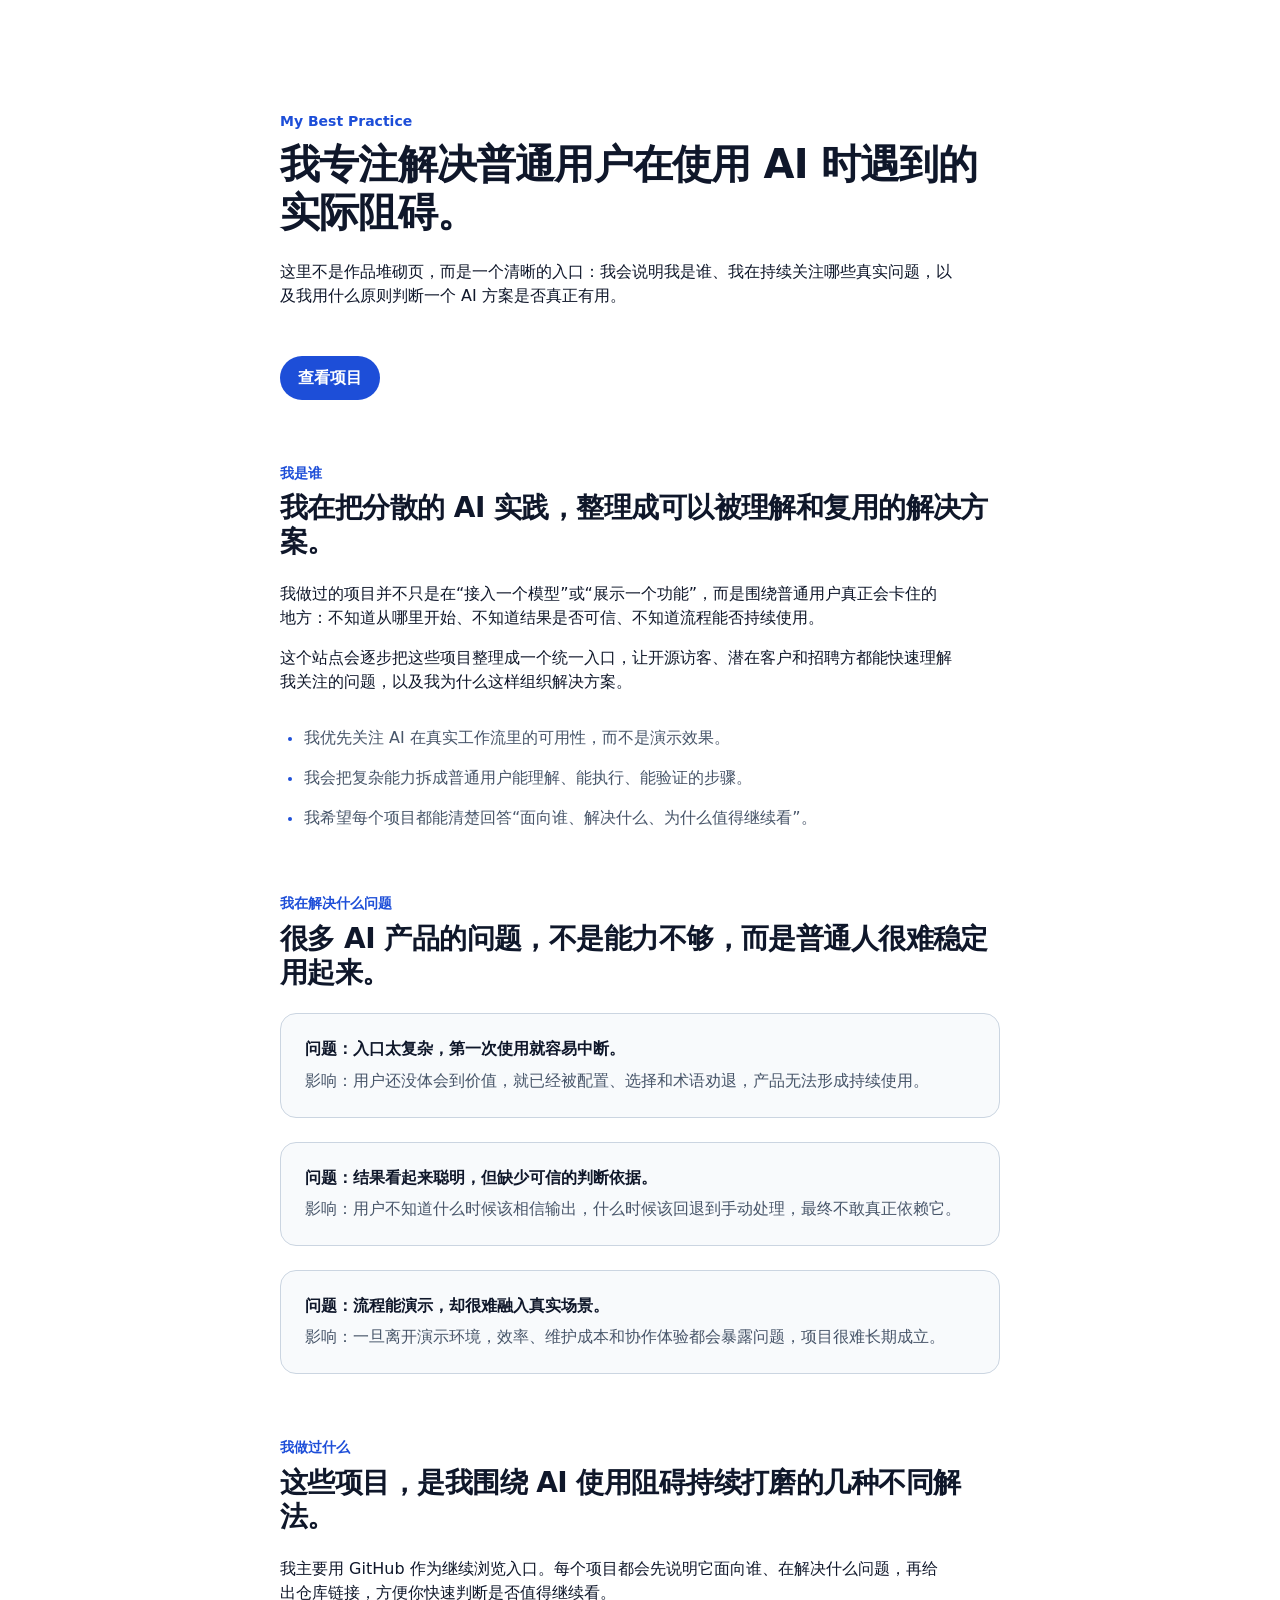
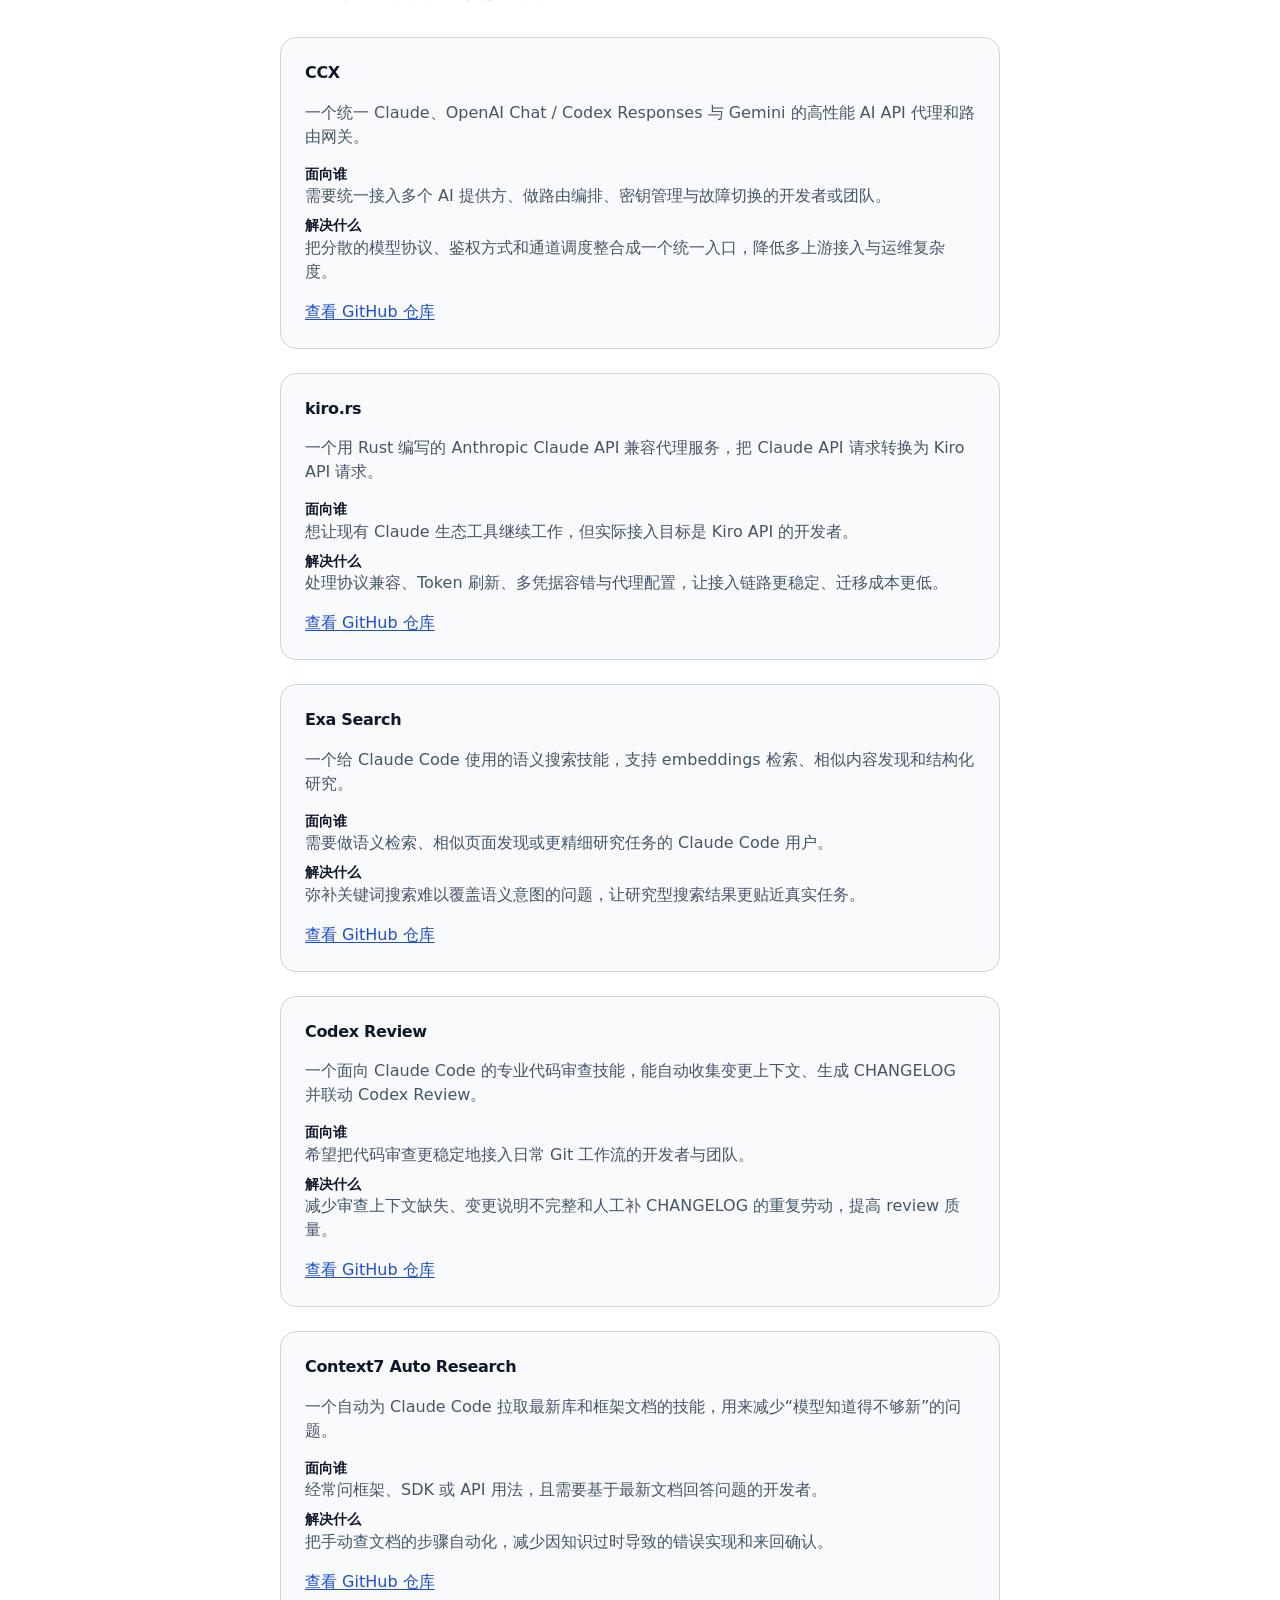
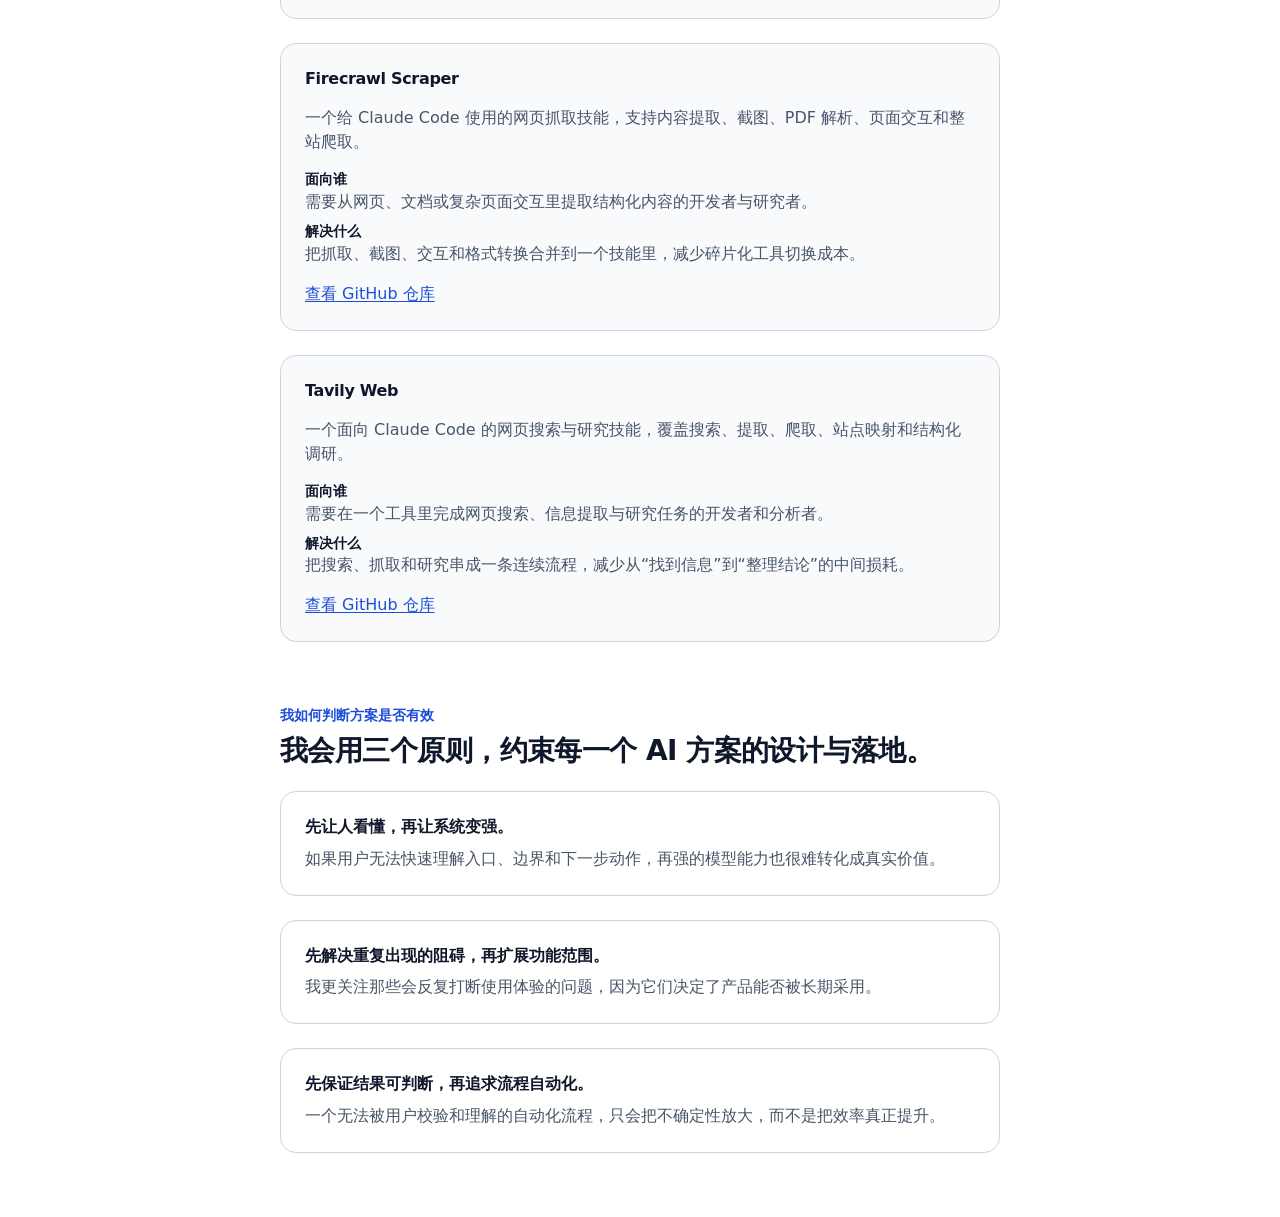
<file: index.html>
<!DOCTYPE html>
<html lang="zh-CN">
  <head>
    <meta charset="UTF-8" />
    <meta name="viewport" content="width=device-width, initial-scale=1.0" />
    <title>My Best Practice — 解决 AI 使用中的实际阻碍</title>
    <meta
      name="description"
      content="一个围绕已开发项目建立的单页主页，用清晰、可信、可快速浏览的方式说明我正在解决哪些 AI 使用中的实际阻碍。"
    />
    <meta name="theme-color" content="#ffffff" />
    <meta property="og:type" content="website" />
    <meta property="og:locale" content="zh_CN" />
    <meta property="og:title" content="My Best Practice — 解决 AI 使用中的实际阻碍" />
    <meta
      property="og:description"
      content="用清晰、可信、可快速浏览的方式，说明我是谁、我在解决哪些 AI 使用痛点，以及我如何判断一个方案是否真正有效。"
    />
    <meta name="twitter:card" content="summary" />
    <meta name="twitter:title" content="My Best Practice — 解决 AI 使用中的实际阻碍" />
    <meta
      name="twitter:description"
      content="用清晰、可信、可快速浏览的方式，说明我是谁、我在解决哪些 AI 使用痛点，以及我如何判断一个方案是否真正有效。"
    />
    <link rel="stylesheet" href="./styles.css" />
  </head>
  <body>
    <main class="page">
      <section class="section hero" aria-labelledby="hero-title">
        <p class="label">My Best Practice</p>
        <h1 id="hero-title">
          我专注解决普通用户在使用 AI 时遇到的实际阻碍。
        </h1>
        <p class="body lead">
          这里不是作品堆砌页，而是一个清晰的入口：我会说明我是谁、我在持续关注哪些真实问题，以及我用什么原则判断一个 AI
          方案是否真正有用。
        </p>
        <a class="button-link" href="#projects">查看项目</a>
      </section>

      <section class="section" aria-labelledby="about-title">
        <p class="label">我是谁</p>
        <h2 id="about-title">我在把分散的 AI 实践，整理成可以被理解和复用的解决方案。</h2>
        <p class="body">
          我做过的项目并不只是在“接入一个模型”或“展示一个功能”，而是围绕普通用户真正会卡住的地方：不知道从哪里开始、不知道结果是否可信、不知道流程能否持续使用。
        </p>
        <p class="body">
          这个站点会逐步把这些项目整理成一个统一入口，让开源访客、潜在客户和招聘方都能快速理解我关注的问题，以及我为什么这样组织解决方案。
        </p>
        <ul class="bullet-list">
          <li>我优先关注 AI 在真实工作流里的可用性，而不是演示效果。</li>
          <li>我会把复杂能力拆成普通用户能理解、能执行、能验证的步骤。</li>
          <li>我希望每个项目都能清楚回答“面向谁、解决什么、为什么值得继续看”。</li>
        </ul>
      </section>

      <section class="section" aria-labelledby="pain-title">
        <p class="label">我在解决什么问题</p>
        <h2 id="pain-title">很多 AI 产品的问题，不是能力不够，而是普通人很难稳定用起来。</h2>
        <ul class="stack-list" aria-label="AI 使用痛点列表">
          <li class="panel">
            <p class="item-title">问题：入口太复杂，第一次使用就容易中断。</p>
            <p class="body secondary">
              影响：用户还没体会到价值，就已经被配置、选择和术语劝退，产品无法形成持续使用。
            </p>
          </li>
          <li class="panel">
            <p class="item-title">问题：结果看起来聪明，但缺少可信的判断依据。</p>
            <p class="body secondary">
              影响：用户不知道什么时候该相信输出，什么时候该回退到手动处理，最终不敢真正依赖它。
            </p>
          </li>
          <li class="panel">
            <p class="item-title">问题：流程能演示，却很难融入真实场景。</p>
            <p class="body secondary">
              影响：一旦离开演示环境，效率、维护成本和协作体验都会暴露问题，项目很难长期成立。
            </p>
          </li>
        </ul>
      </section>

      <section class="section" id="projects" aria-labelledby="projects-title">
        <p class="label">我做过什么</p>
        <h2 id="projects-title">这些项目，是我围绕 AI 使用阻碍持续打磨的几种不同解法。</h2>
        <p class="body">
          我主要用 GitHub 作为继续浏览入口。每个项目都会先说明它面向谁、在解决什么问题，再给出仓库链接，方便你快速判断是否值得继续看。
        </p>
        <ul class="stack-list project-list" aria-label="项目列表">
          <li class="panel project-card">
            <h3 class="project-title">CCX</h3>
            <p class="body secondary">
              一个统一 Claude、OpenAI Chat / Codex Responses 与 Gemini 的高性能 AI API 代理和路由网关。
            </p>
            <ul class="project-meta" aria-label="CCX 项目信息">
              <li>
                <p class="meta-label">面向谁</p>
                <p class="meta-text">需要统一接入多个 AI 提供方、做路由编排、密钥管理与故障切换的开发者或团队。</p>
              </li>
              <li>
                <p class="meta-label">解决什么</p>
                <p class="meta-text">把分散的模型协议、鉴权方式和通道调度整合成一个统一入口，降低多上游接入与运维复杂度。</p>
              </li>
            </ul>
            <p class="project-actions">
              <a class="text-link" href="https://github.com/BenedictKing/ccx" target="_blank" rel="noopener noreferrer">查看 GitHub 仓库</a>
            </p>
          </li>
          <li class="panel project-card">
            <h3 class="project-title">kiro.rs</h3>
            <p class="body secondary">
              一个用 Rust 编写的 Anthropic Claude API 兼容代理服务，把 Claude API 请求转换为 Kiro API 请求。
            </p>
            <ul class="project-meta" aria-label="kiro.rs 项目信息">
              <li>
                <p class="meta-label">面向谁</p>
                <p class="meta-text">想让现有 Claude 生态工具继续工作，但实际接入目标是 Kiro API 的开发者。</p>
              </li>
              <li>
                <p class="meta-label">解决什么</p>
                <p class="meta-text">处理协议兼容、Token 刷新、多凭据容错与代理配置，让接入链路更稳定、迁移成本更低。</p>
              </li>
            </ul>
            <p class="project-actions">
              <a class="text-link" href="https://github.com/BenedictKing/kiro.rs" target="_blank" rel="noopener noreferrer">查看 GitHub 仓库</a>
            </p>
          </li>
          <li class="panel project-card">
            <h3 class="project-title">Exa Search</h3>
            <p class="body secondary">
              一个给 Claude Code 使用的语义搜索技能，支持 embeddings 检索、相似内容发现和结构化研究。
            </p>
            <ul class="project-meta" aria-label="Exa Search 项目信息">
              <li>
                <p class="meta-label">面向谁</p>
                <p class="meta-text">需要做语义检索、相似页面发现或更精细研究任务的 Claude Code 用户。</p>
              </li>
              <li>
                <p class="meta-label">解决什么</p>
                <p class="meta-text">弥补关键词搜索难以覆盖语义意图的问题，让研究型搜索结果更贴近真实任务。</p>
              </li>
            </ul>
            <p class="project-actions">
              <a class="text-link" href="https://github.com/BenedictKing/exa-search" target="_blank" rel="noopener noreferrer">查看 GitHub 仓库</a>
            </p>
          </li>
          <li class="panel project-card">
            <h3 class="project-title">Codex Review</h3>
            <p class="body secondary">
              一个面向 Claude Code 的专业代码审查技能，能自动收集变更上下文、生成 CHANGELOG 并联动 Codex Review。
            </p>
            <ul class="project-meta" aria-label="Codex Review 项目信息">
              <li>
                <p class="meta-label">面向谁</p>
                <p class="meta-text">希望把代码审查更稳定地接入日常 Git 工作流的开发者与团队。</p>
              </li>
              <li>
                <p class="meta-label">解决什么</p>
                <p class="meta-text">减少审查上下文缺失、变更说明不完整和人工补 CHANGELOG 的重复劳动，提高 review 质量。</p>
              </li>
            </ul>
            <p class="project-actions">
              <a class="text-link" href="https://github.com/BenedictKing/codex-review" target="_blank" rel="noopener noreferrer">查看 GitHub 仓库</a>
            </p>
          </li>
          <li class="panel project-card">
            <h3 class="project-title">Context7 Auto Research</h3>
            <p class="body secondary">
              一个自动为 Claude Code 拉取最新库和框架文档的技能，用来减少“模型知道得不够新”的问题。
            </p>
            <ul class="project-meta" aria-label="Context7 Auto Research 项目信息">
              <li>
                <p class="meta-label">面向谁</p>
                <p class="meta-text">经常问框架、SDK 或 API 用法，且需要基于最新文档回答问题的开发者。</p>
              </li>
              <li>
                <p class="meta-label">解决什么</p>
                <p class="meta-text">把手动查文档的步骤自动化，减少因知识过时导致的错误实现和来回确认。</p>
              </li>
            </ul>
            <p class="project-actions">
              <a class="text-link" href="https://github.com/BenedictKing/context7-auto-research" target="_blank" rel="noopener noreferrer">查看 GitHub 仓库</a>
            </p>
          </li>
          <li class="panel project-card">
            <h3 class="project-title">Firecrawl Scraper</h3>
            <p class="body secondary">
              一个给 Claude Code 使用的网页抓取技能，支持内容提取、截图、PDF 解析、页面交互和整站爬取。
            </p>
            <ul class="project-meta" aria-label="Firecrawl Scraper 项目信息">
              <li>
                <p class="meta-label">面向谁</p>
                <p class="meta-text">需要从网页、文档或复杂页面交互里提取结构化内容的开发者与研究者。</p>
              </li>
              <li>
                <p class="meta-label">解决什么</p>
                <p class="meta-text">把抓取、截图、交互和格式转换合并到一个技能里，减少碎片化工具切换成本。</p>
              </li>
            </ul>
            <p class="project-actions">
              <a class="text-link" href="https://github.com/BenedictKing/firecrawl-scraper" target="_blank" rel="noopener noreferrer">查看 GitHub 仓库</a>
            </p>
          </li>
          <li class="panel project-card">
            <h3 class="project-title">Tavily Web</h3>
            <p class="body secondary">
              一个面向 Claude Code 的网页搜索与研究技能，覆盖搜索、提取、爬取、站点映射和结构化调研。
            </p>
            <ul class="project-meta" aria-label="Tavily Web 项目信息">
              <li>
                <p class="meta-label">面向谁</p>
                <p class="meta-text">需要在一个工具里完成网页搜索、信息提取与研究任务的开发者和分析者。</p>
              </li>
              <li>
                <p class="meta-label">解决什么</p>
                <p class="meta-text">把搜索、抓取和研究串成一条连续流程，减少从“找到信息”到“整理结论”的中间损耗。</p>
              </li>
            </ul>
            <p class="project-actions">
              <a class="text-link" href="https://github.com/BenedictKing/tavily-web" target="_blank" rel="noopener noreferrer">查看 GitHub 仓库</a>
            </p>
          </li>
        </ul>
      </section>

      <section class="section" id="principles" aria-labelledby="principles-title">
        <p class="label">我如何判断方案是否有效</p>
        <h2 id="principles-title">我会用三个原则，约束每一个 AI 方案的设计与落地。</h2>
        <ul class="stack-list" aria-label="方法论与设计原则列表">
          <li class="outline-item">
            <p class="item-title">先让人看懂，再让系统变强。</p>
            <p class="body secondary">
              如果用户无法快速理解入口、边界和下一步动作，再强的模型能力也很难转化成真实价值。
            </p>
          </li>
          <li class="outline-item">
            <p class="item-title">先解决重复出现的阻碍，再扩展功能范围。</p>
            <p class="body secondary">
              我更关注那些会反复打断使用体验的问题，因为它们决定了产品能否被长期采用。
            </p>
          </li>
          <li class="outline-item">
            <p class="item-title">先保证结果可判断，再追求流程自动化。</p>
            <p class="body secondary">
              一个无法被用户校验和理解的自动化流程，只会把不确定性放大，而不是把效率真正提升。
            </p>
          </li>
        </ul>
      </section>
    </main>
  </body>
</html>
</file>
<file: styles.css>
:root {
  --color-bg: #ffffff;
  --color-surface: #f8fafc;
  --color-accent: #1d4ed8;
  --color-text: #0f172a;
  --color-text-secondary: #475569;
  --color-border: #cbd5e1;
  --space-xs: 4px;
  --space-sm: 8px;
  --space-md: 16px;
  --space-lg: 24px;
  --space-xl: 32px;
  --space-2xl: 48px;
  --space-3xl: 64px;
  --font-body: 16px;
  --font-label: 14px;
  --font-heading: 28px;
  --font-display: 40px;
  --page-width: 720px;
  --page-padding: 24px;
  --radius-md: 16px;
  --radius-pill: 999px;
}

* {
  box-sizing: border-box;
}

html {
  background: var(--color-bg);
}

body {
  margin: 0;
  background: var(--color-bg);
  color: var(--color-text);
  font-family: system-ui, -apple-system, BlinkMacSystemFont, "Segoe UI", sans-serif;
  font-size: var(--font-body);
  font-weight: 400;
  line-height: 1.5;
}

main,
section,
h1,
h2,
h3,
p,
ul,
li,
a {
  margin: 0;
  padding: 0;
}

ul {
  list-style: none;
}

.page {
  width: min(100%, calc(var(--page-width) + (var(--page-padding) * 2)));
  margin: 0 auto;
  padding: var(--space-3xl) var(--page-padding);
}

.section + .section {
  margin-top: var(--space-3xl);
}

.hero {
  padding-top: var(--space-2xl);
}

.label {
  margin-bottom: var(--space-sm);
  color: var(--color-accent);
  font-size: var(--font-label);
  font-weight: 600;
  line-height: 1.4;
}

h1,
h2,
h3 {
  letter-spacing: -0.02em;
}

h1 {
  font-size: var(--font-display);
  font-weight: 600;
  line-height: 1.2;
}

h2 {
  font-size: var(--font-heading);
  font-weight: 600;
  line-height: 1.2;
}

h3 {
  font-size: var(--font-body);
  font-weight: 600;
  line-height: 1.4;
}

.body {
  max-width: 42rem;
  font-size: var(--font-body);
  font-weight: 400;
  line-height: 1.5;
}

.secondary {
  color: var(--color-text-secondary);
}

.lead {
  margin-top: var(--space-lg);
}

.button-link {
  display: inline-flex;
  align-items: center;
  justify-content: center;
  min-height: 44px;
  margin-top: var(--space-2xl);
  padding: 10px 18px;
  border-radius: var(--radius-pill);
  background: var(--color-accent);
  color: #ffffff;
  font-size: var(--font-body);
  font-weight: 600;
  line-height: 1.5;
  text-decoration: none;
  transition: background-color 150ms ease, box-shadow 150ms ease;
}

.button-link:hover {
  background: #1e40af;
}

.button-link:focus-visible,
a:focus-visible {
  outline: 2px solid var(--color-accent);
  outline-offset: 2px;
}

.section h2 {
  margin-bottom: var(--space-lg);
}

.section .body + .body {
  margin-top: var(--space-md);
}

.bullet-list {
  margin-top: var(--space-xl);
  display: grid;
  gap: var(--space-md);
}

.bullet-list li {
  padding-left: var(--space-lg);
  position: relative;
  color: var(--color-text-secondary);
}

.bullet-list li::before {
  content: "";
  position: absolute;
  top: 11px;
  left: var(--space-sm);
  width: var(--space-xs);
  height: var(--space-xs);
  border-radius: 50%;
  background: var(--color-accent);
}

.stack-list {
  display: grid;
  gap: var(--space-lg);
}

.project-list {
  margin-top: var(--space-xl);
}

.project-card {
  display: grid;
  gap: var(--space-md);
}

.project-title {
  color: var(--color-text);
}

.project-meta {
  display: grid;
  gap: var(--space-sm);
}

.meta-label {
  font-size: var(--font-label);
  font-weight: 600;
  line-height: 1.4;
  color: var(--color-text);
}

.meta-text {
  color: var(--color-text-secondary);
}

.project-link,
.text-link {
  color: var(--color-accent);
  text-decoration: underline;
  text-underline-offset: 0.15em;
  transition: color 150ms ease, text-decoration-color 150ms ease;
}

.project-link:hover,
.text-link:hover {
  color: #1e40af;
}

.panel,
.outline-item {
  padding: var(--space-lg);
  border-radius: var(--radius-md);
}

.panel {
  background: var(--color-surface);
  border: 1px solid var(--color-border);
}

.outline-item {
  border: 1px solid var(--color-border);
}

.item-title {
  font-size: var(--font-body);
  font-weight: 600;
  line-height: 1.4;
}

.item-title + .body {
  margin-top: var(--space-sm);
}

@media (min-width: 768px) {
  :root {
    --page-padding: 32px;
  }
}
</file>
